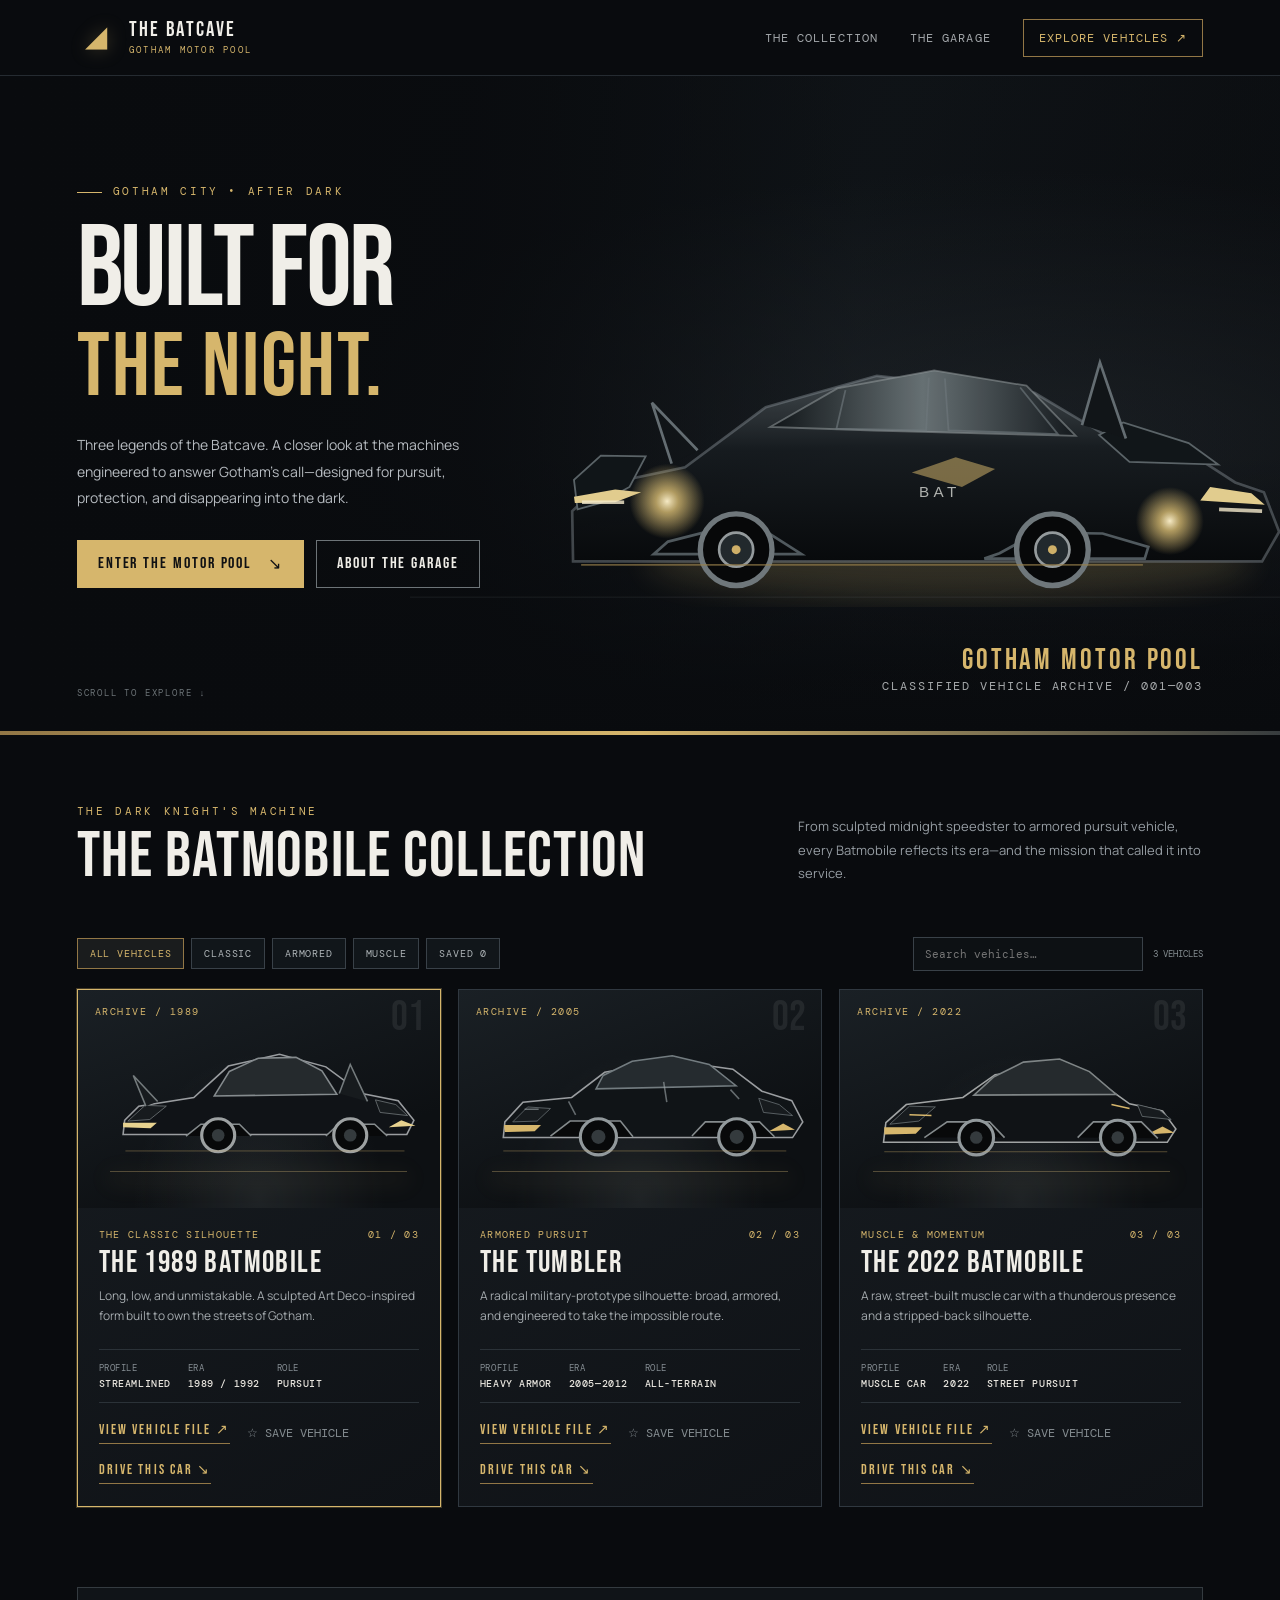
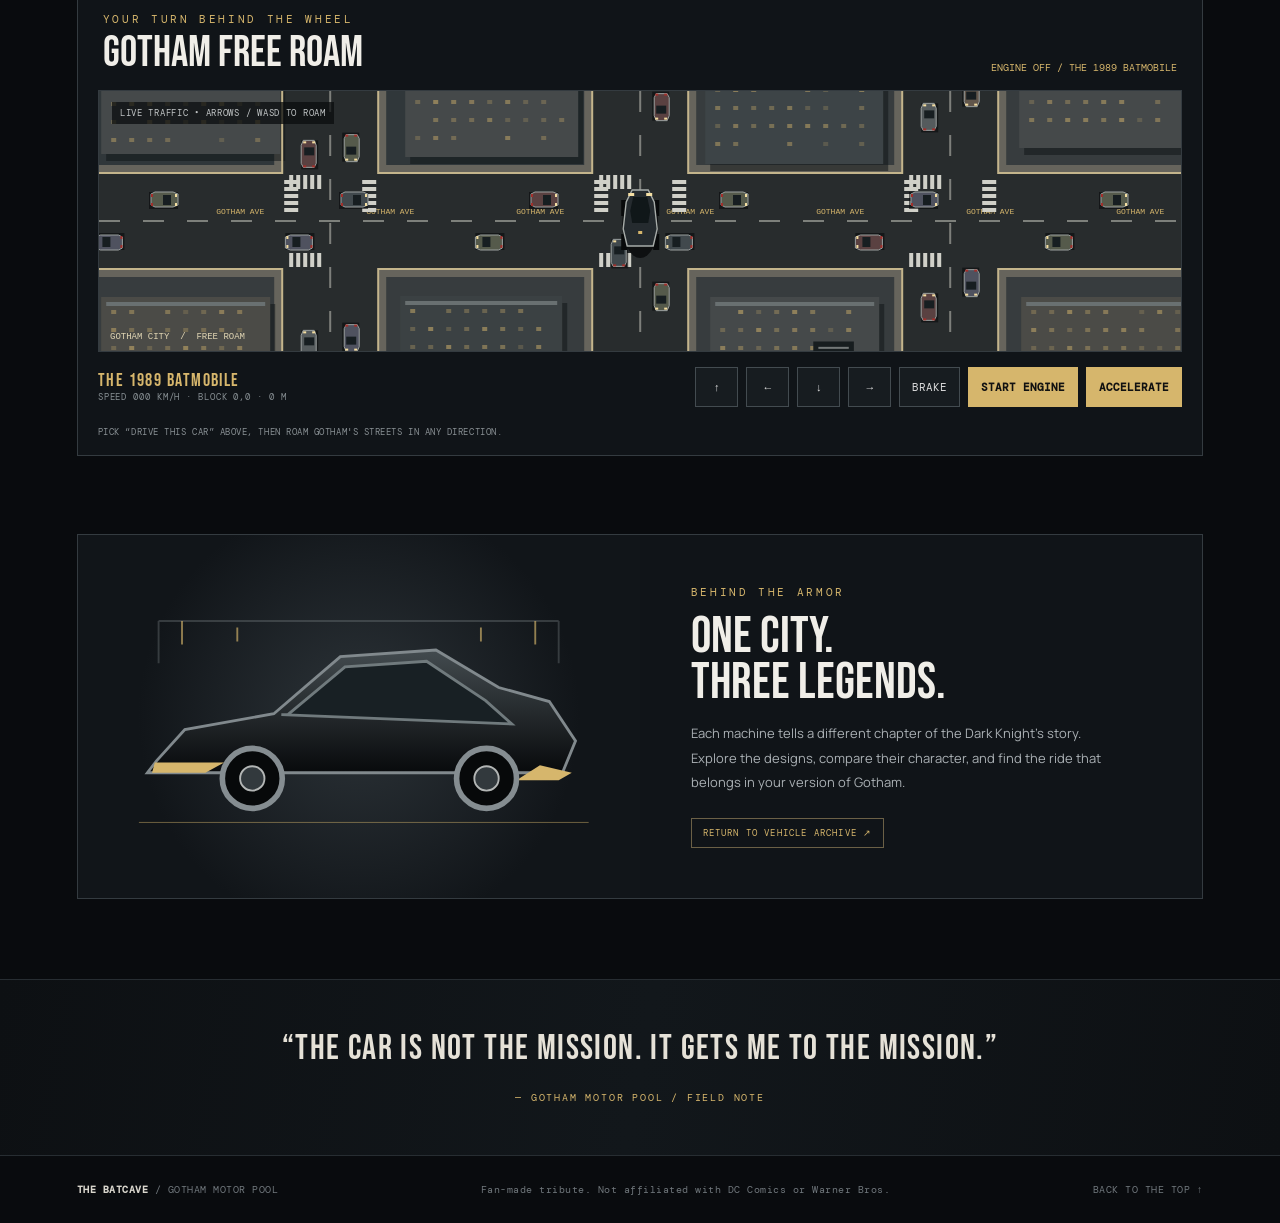
<file: clients/autobot/site/index.html>
<!doctype html>
<html lang="en">
<head>
  <meta charset="utf-8">
  <meta name="viewport" content="width=device-width, initial-scale=1">
<meta name="theme-color" content="#090b0e">
<title>THE BATCAVE — Batmobile Collection</title>
  <style>
@import url('https://fonts.googleapis.com/css2?family=Bebas+Neue&family=DM+Mono:wght@400;500&family=Manrope:wght@400;500;600;700&display=swap');
:root{--bg:#090b0e;--panel:#11151a;--panel2:#171c22;--line:#303840;--gold:#d6b66c;--gold2:#927746;--text:#f0eee8;--muted:#969da3;--red:#8b252c}
*{box-sizing:border-box}html{scroll-behavior:smooth}body{margin:0;background:var(--bg);color:var(--text);font:14px/1.6 Manrope,Arial,sans-serif}a{color:inherit;text-decoration:none}button{font:inherit;color:inherit;cursor:pointer}button:focus-visible,a:focus-visible{outline:2px solid var(--gold);outline-offset:4px}::selection{background:var(--gold);color:#090b0e}.wrap{max-width:1500px;margin:auto}.nav{height:76px;padding:0 6%;display:flex;align-items:center;justify-content:space-between;background:#090b0e;border-bottom:1px solid #252b31;position:relative;z-index:5}.brand{display:flex;align-items:center;gap:13px}.bat-mark{width:39px;height:29px;display:grid;place-items:center;color:var(--gold);font:29px/1 'Bebas Neue';filter:drop-shadow(0 0 9px #d6b66c44)}.brand-copy{font:21px/1 'Bebas Neue';letter-spacing:.11em}.brand-copy small{display:block;font:9px/1.3 'DM Mono',monospace;letter-spacing:.25em;color:var(--gold);margin-top:5px}.navlinks{display:flex;align-items:center;gap:32px;font:12px 'DM Mono',monospace;letter-spacing:.09em;text-transform:uppercase;color:#a3a7aa}.navlinks a:hover{color:var(--gold)}.nav-cta{border:1px solid var(--gold2);padding:10px 15px;color:var(--gold)!important}.hero{min-height:655px;position:relative;overflow:hidden;display:grid;grid-template-columns: .94fr 1.06fr;align-items:center;padding:70px 6%;isolation:isolate;background:radial-gradient(ellipse at 80% 55%,#22282d 0,transparent 52%),linear-gradient(110deg,#0a0c0f,#11161a 60%,#0c0e11)}.hero:before{content:'';position:absolute;z-index:-1;inset:0;background:linear-gradient(90deg,#090b0e 0%,#090b0edb 37%,#090b0e44 67%,#090b0e66),linear-gradient(0deg,#090b0e 0%,transparent 42%)}.hero-copy{position:relative;z-index:2;max-width:520px;padding-bottom:35px}.eyebrow,.kicker{font:11px 'DM Mono',monospace;letter-spacing:.24em;text-transform:uppercase;color:var(--gold)}.eyebrow:before{content:'';display:inline-block;width:25px;height:1px;background:var(--gold);vertical-align:middle;margin-right:11px}.hero h1{font:clamp(76px,9vw,128px)/.78 'Bebas Neue',sans-serif;letter-spacing:-.02em;margin:28px 0 26px;text-transform:uppercase}.hero h1 span{color:var(--gold);font-size:.78em;letter-spacing:.02em}.hero-copy p{max-width:410px;color:#b6bbc0;font-size:14px;line-height:1.9;margin:0 0 28px}.actions{display:flex;gap:12px;flex-wrap:wrap}.button{display:inline-flex;align-items:center;gap:16px;padding:13px 20px;background:var(--gold);color:#101113;font:16px 'Bebas Neue',sans-serif;letter-spacing:.12em;border:1px solid var(--gold);transition:.2s}.button:hover{background:#ecd18e;transform:translateY(-2px)}.button.ghost{background:transparent;color:var(--text);border-color:#6d7478}.button.ghost:hover{border-color:var(--gold);color:var(--gold)}.hero-art{position:absolute;z-index:-1;right:-2%;top:4%;width:70%;height:91%;opacity:.96}.hero-art svg{width:100%;height:100%}.hero-caption{position:absolute;right:6%;bottom:37px;text-align:right;font:12px 'DM Mono',monospace;letter-spacing:.16em;color:#a7aaac}.hero-caption strong{display:block;font:29px 'Bebas Neue',sans-serif;letter-spacing:.1em;color:var(--gold)}.scroll-mark{position:absolute;left:6%;bottom:32px;color:#6d7478;font:9px 'DM Mono',monospace;letter-spacing:.2em}.rule{height:4px;background:linear-gradient(90deg,var(--gold2),var(--gold),#373c3e)}.intro{padding:69px 6% 31px;display:flex;justify-content:space-between;align-items:end;gap:30px}.intro h2{font:clamp(40px,5vw,64px)/.9 'Bebas Neue';margin:10px 0 0;letter-spacing:.02em}.intro p{max-width:405px;margin:0;color:var(--muted);font-size:13px;line-height:1.8}.collection{padding:20px 6% 80px}.cars{display:grid;grid-template-columns:repeat(3,minmax(0,1fr));gap:17px}.car-card{border:1px solid var(--line);background:linear-gradient(150deg,#171c21,#0f1216);min-width:0;transition:transform .25s,border-color .25s}.car-card:hover{transform:translateY(-5px);border-color:var(--gold2)}.car-card.is-selected{border-color:var(--gold);box-shadow:0 0 0 1px #d6b66c44}.car-art{height:218px;position:relative;overflow:hidden;background:radial-gradient(ellipse at 50% 96%,#41484b55 0,transparent 49%),linear-gradient(160deg,#1a2025,#0d1013 72%)}.car-art:after{content:'';position:absolute;left:9%;right:9%;bottom:36px;height:1px;background:#b8a06966;box-shadow:0 7px 23px 3px #d6b66c22}.car-art svg{position:relative;z-index:1;width:100%;height:100%;padding:22px 16px 25px}.vehicle-meta{position:absolute;top:15px;left:17px;z-index:2;font:10px 'DM Mono',monospace;letter-spacing:.15em;color:var(--gold)}.vehicle-index{position:absolute;right:15px;top:9px;font:42px/.9 'Bebas Neue';color:#ffffff13}.card-info{padding:20px 21px 22px}.card-top{display:flex;align-items:center;justify-content:space-between;gap:12px}.card-top span{font:10px 'DM Mono',monospace;color:var(--gold);letter-spacing:.13em}.card-info h3{font:31px/.95 'Bebas Neue';letter-spacing:.045em;margin:7px 0 9px}.card-info p{min-height:46px;color:#a4aaae;font-size:12px;line-height:1.7;margin:0}.specs{display:flex;gap:17px;margin:17px 0 18px;padding:12px 0;border-top:1px solid #2b3238;border-bottom:1px solid #2b3238}.specs span{font:9px 'DM Mono',monospace;color:#858d93;letter-spacing:.06em}.specs b{display:block;color:#e8e5de;font-size:10px;font-weight:500;margin-top:3px}.details{border:0;border-bottom:1px solid var(--gold2);background:none;color:var(--gold);padding:0 0 5px;font:14px 'Bebas Neue';letter-spacing:.15em}.details:hover{color:#f4d997}.garage{margin:0 6% 80px;border:1px solid #343b40;display:grid;grid-template-columns:1fr 1fr;background:#101418}.garage-art{min-height:320px;position:relative;overflow:hidden;display:grid;place-items:center;background:radial-gradient(circle at center,#2c3338,#111519 66%)}.garage-art svg{width:100%;max-width:590px}.garage-copy{padding:50px 9%;align-self:center}.garage-copy h2{font:clamp(37px,4vw,55px)/.9 'Bebas Neue';margin:15px 0}.garage-copy p{font-size:13px;line-height:1.9;color:#aab0b4;max-width:420px}.garage-label{display:inline-block;margin-top:10px;border:1px solid #6b6046;padding:8px 11px;font:9px 'DM Mono',monospace;letter-spacing:.13em;color:var(--gold)}.quote{padding:48px 6%;border-top:1px solid #272d32;border-bottom:1px solid #272d32;text-align:center;background:linear-gradient(100deg,#0d1013,#12171b,#0d1013)}.quote p{max-width:730px;margin:0 auto 15px;font:clamp(22px,3vw,35px)/1.2 'Bebas Neue';letter-spacing:.04em;color:#e5e1d7}.quote span{font:10px 'DM Mono',monospace;letter-spacing:.18em;color:var(--gold)}.footer{padding:27px 6%;display:flex;justify-content:space-between;align-items:center;gap:20px;color:#70777c;font:10px 'DM Mono',monospace;letter-spacing:.05em}.footer strong{color:#d8d5cc}.footer a:hover{color:var(--gold)}.overlay{position:fixed;inset:0;display:none;align-items:center;justify-content:center;padding:20px;background:#050607e8;z-index:20}.overlay.open{display:flex}.modal{position:relative;width:min(100%,520px);padding:39px;border:1px solid var(--gold2);background:#11161a;box-shadow:0 20px 90px #000}.modal-close{position:absolute;right:15px;top:10px;background:none;border:0;color:#aeb3b6;font-size:28px}.modal h2{font:52px/.95 'Bebas Neue';margin:12px 0}.modal p{color:#abb1b5;font-size:13px;line-height:1.9}.modal .kicker{font-size:10px}.modal dl{display:grid;grid-template-columns:1fr 1fr;gap:12px;margin:22px 0}.modal dl div{border-top:1px solid #343b40;padding-top:9px}.modal dt{font:9px 'DM Mono',monospace;color:#868d91;letter-spacing:.1em}.modal dd{margin:4px 0 0;font:18px 'Bebas Neue';color:var(--gold)}.sr-only{position:absolute;width:1px;height:1px;padding:0;margin:-1px;overflow:hidden;clip:rect(0,0,0,0);white-space:nowrap;border:0}.collection-tools{display:flex;justify-content:space-between;align-items:center;gap:14px;flex-wrap:wrap;margin:0 0 18px}.filters{display:flex;gap:7px;flex-wrap:wrap}.filter-btn{border:1px solid #394148;background:#11161a;color:#aeb4b7;padding:8px 12px;font:10px 'DM Mono',monospace;letter-spacing:.08em;text-transform:uppercase}.filter-btn:hover,.filter-btn.active{border-color:var(--gold2);color:var(--gold);background:#1a1c1d}.tool-right{display:flex;align-items:center;gap:10px}.search-box{width:min(230px,55vw);padding:9px 11px;border:1px solid #394148;background:#0d1114;color:var(--text);font:11px 'DM Mono',monospace}.search-box:focus{outline:1px solid var(--gold2)}.results-count{font:9px 'DM Mono',monospace;color:#858d91;white-space:nowrap}.card-actions{display:flex;align-items:center;gap:17px;flex-wrap:wrap}.save-car{border:0;background:none;color:#858d91;padding:3px 0;font:12px 'DM Mono',monospace}.save-car:hover,.save-car[aria-pressed="true"]{color:var(--gold)}.empty-state{display:none;padding:35px 20px;text-align:center;border:1px dashed #394148;color:#a4aaae;font:12px 'DM Mono',monospace}.empty-state.show{display:block}.car-card[hidden]{display:none}.modal{max-height:calc(100vh - 40px);overflow:auto}.test-drive{margin:0 6% 78px;border:1px solid #343b40;background:#101418}.drive-head{display:flex;align-items:end;justify-content:space-between;gap:20px;padding:24px 25px 16px}.drive-head h2{font:clamp(30px,4vw,43px)/.95 'Bebas Neue';margin:7px 0 0}.drive-head p{font-size:11px;color:#9da4a8;margin:0}.drive-status{font:10px 'DM Mono',monospace;color:var(--gold);white-space:nowrap}.track-wrap{position:relative;margin:0 20px;overflow:hidden;border:1px solid #343b40;background:#080b0d}.track-wrap canvas{display:block;width:100%;height:260px;touch-action:none}.track-hint{position:absolute;left:13px;top:11px;color:#c0c4c5;background:#090b0dbb;padding:5px 8px;font:9px 'DM Mono',monospace;letter-spacing:.08em;pointer-events:none}.drive-controls{display:flex;justify-content:space-between;align-items:center;gap:15px;padding:15px 20px 19px}.drive-car-name{font:18px 'Bebas Neue';color:var(--gold);letter-spacing:.08em}.drive-car-name small{display:block;font:9px 'DM Mono',monospace;color:#878f93;letter-spacing:.1em}.control-cluster{display:flex;align-items:center;gap:8px}.drive-control{min-width:43px;min-height:40px;background:#171c20;border:1px solid #434b50;color:#ddd;padding:8px 12px;font:11px 'DM Mono',monospace;touch-action:none;user-select:none}.drive-control:hover,.drive-control:active{border-color:var(--gold);color:var(--gold)}.drive-control.accel{background:#d6b66c;color:#111;border-color:#d6b66c;font-weight:700}.drive-control.accel:hover,.drive-control.accel:active{background:#ecd18e;color:#111}.drive-selection{padding:0 20px 17px;color:#888f93;font:9px 'DM Mono',monospace;letter-spacing:.06em}
@media(max-width:900px){.hero{min-height:600px;grid-template-columns:1fr}.hero-art{width:90%;right:-18%;opacity:.75}.hero:before{background:linear-gradient(90deg,#090b0e 0%,#090b0edb 30%,#090b0e66 75%),linear-gradient(0deg,#090b0e,transparent 42%)}.cars{grid-template-columns:1fr 1fr}.car-card:last-child{grid-column:1/-1}.car-card:last-child .car-art{height:260px}.garage{grid-template-columns:1fr}.garage-art{min-height:260px}.garage-copy{padding:36px 8%}}
@media(max-width:600px){.nav{height:66px;padding:0 5%}.brand-copy{font-size:18px}.navlinks{gap:15px;font-size:10px}.navlinks a:nth-child(2){display:none}.nav-cta{padding:8px 10px}.hero{min-height:600px;padding:66px 6%}.hero-art{width:135%;height:73%;right:-39%;top:24%;opacity:.48}.hero h1{font-size:clamp(73px,19vw,105px)}.hero-copy p{max-width:355px}.hero-caption{right:6%;bottom:24px;font-size:9px}.hero-caption strong{font-size:21px}.scroll-mark{display:none}.intro{display:block;padding-top:51px}.intro p{margin-top:17px}.collection{padding-top:9px;padding-bottom:55px}.cars{grid-template-columns:1fr}.car-card:last-child{grid-column:auto}.car-art{height:225px}.car-card:last-child .car-art{height:225px}.garage{margin:0 5% 55px}.garage-art{min-height:220px}.garage-copy{padding:31px 7%}.footer{flex-direction:column;align-items:flex-start}.modal{padding:30px 24px}}
@media(max-width:760px){.drive-head{align-items:flex-start;flex-direction:column;gap:8px}.drive-controls{align-items:flex-start;flex-direction:column}.control-cluster{width:100%;flex-wrap:wrap}.drive-control.accel:last-child{flex:1}.test-drive{margin:0 5% 55px}.track-wrap{margin:0 12px}.track-wrap canvas{height:220px}}@media(prefers-reduced-motion:reduce){html{scroll-behavior:auto}*,*:before,*:after{transition-duration:.01ms!important}}
  </style>
</head>
<body>
<div class="wrap" id="top">
<header class="nav"><a class="brand" href="#top" aria-label="The Batcave home"><span class="bat-mark" aria-hidden="true">◢</span><span class="brand-copy">THE BATCAVE<small>GOTHAM MOTOR POOL</small></span></a><nav class="navlinks" aria-label="Main navigation"><a href="#collection">The collection</a><a href="#garage">The garage</a><a class="nav-cta" href="#collection">Explore vehicles ↗</a></nav></header>
  <main>
<section class="hero" aria-labelledby="hero-title"><div class="hero-copy"><div class="eyebrow">GOTHAM CITY • AFTER DARK</div><h1 id="hero-title">BUILT FOR<br><span>THE NIGHT.</span></h1><p>Three legends of the Batcave. A closer look at the machines engineered to answer Gotham's call—designed for pursuit, protection, and disappearing into the dark.</p><div class="actions"><a class="button" href="#collection">ENTER THE MOTOR POOL <span>↘</span></a><a class="button ghost" href="#garage">ABOUT THE GARAGE</a></div></div>
<div class="hero-art" aria-hidden="true"><svg viewBox="0 0 1000 600" role="presentation"><defs><linearGradient id="body" x1="0" x2="0" y1="0" y2="1"><stop stop-color="#454c50"/><stop offset=".4" stop-color="#171c20"/><stop offset="1" stop-color="#080a0c"/></linearGradient><linearGradient id="glass" x1="0" x2="1"><stop stop-color="#101518"/><stop offset=".5" stop-color="#6a7477"/><stop offset="1" stop-color="#151a1e"/></linearGradient><radialGradient id="lamp"><stop stop-color="#fff3cd"/><stop offset=".3" stop-color="#dfc276" stop-opacity=".8"/><stop offset="1" stop-color="#dfc276" stop-opacity="0"/></radialGradient><filter id="blur"><feGaussianBlur stdDeviation="18"/></filter></defs><ellipse cx="602" cy="480" rx="340" ry="42" fill="#d2b56b" opacity=".18" filter="url(#blur)"/><path d="M181 424l31-29 95-20 90-67 124-35 176 19 94 56 82 13 48 31 32 11 17 44-19 33H182Z" fill="url(#body)" stroke="#879096" stroke-opacity=".46" stroke-width="3"/><path d="M402 330l75-43 108-20 103 17 55 56-225-6Z" fill="url(#glass)" stroke="#9aa1a2" stroke-opacity=".55" stroke-width="2"/><path d="M486 289l-10 43 100 2 3-59m18 1 4 58 122 4-42-52" fill="none" stroke="#727c80" stroke-width="2" opacity=".65"/><path d="M187 422l-4-33 30-27 50 1-18 34-33 18Zm582-83 27-14 73 23 33 24-99-3Z" fill="#111619" stroke="#5e676b" stroke-width="2"/><path d="M183 408l46-8 29 3-29 11-45 1Zm710-11 46 7 15 13-72-5Z" fill="#ead493"/><path d="M192 414h47m664 8 48 2" stroke="#fff4d5" stroke-width="4" opacity=".8"/><path d="M288 458l47-12 66 3 36 23H272Zm370 13 42-23 73 1 51 15-4 13H641Z" fill="#080a0c" stroke="#535c61" stroke-width="3"/><circle cx="364" cy="467" r="40" fill="#070809" stroke="#737c80" stroke-width="6"/><circle cx="364" cy="467" r="19" fill="#232a2e" stroke="#9aa0a2" stroke-width="3"/><circle cx="364" cy="467" r="5" fill="#d6b66c"/><circle cx="717" cy="467" r="40" fill="#070809" stroke="#737c80" stroke-width="6"/><circle cx="717" cy="467" r="19" fill="#232a2e" stroke="#9aa0a2" stroke-width="3"/><circle cx="717" cy="467" r="5" fill="#d6b66c"/><path d="M292 371l-22-68 51 53m429-28 20-70 29 85" fill="#111518" stroke="#687176" stroke-width="3"/><path d="M191 484h627" stroke="#9e844d" stroke-width="2" opacity=".65"/><path d="M560 381l49-17 44 13-37 20Z" fill="#d6b66c" opacity=".55"/><circle cx="287" cy="413" r="42" fill="url(#lamp)"/><circle cx="848" cy="435" r="38" fill="url(#lamp)"/><text x="568" y="408" fill="#b7b9b5" font-family="Arial" font-size="17" letter-spacing="5">BAT</text><path d="M0 520h1000" stroke="#7e8588" stroke-opacity=".18"/></svg></div><div class="hero-caption"><strong>GOTHAM MOTOR POOL</strong>CLASSIFIED VEHICLE ARCHIVE / 001—003</div><div class="scroll-mark">SCROLL TO EXPLORE ↓</div></section>
<div class="rule"></div>
<section id="collection"><div class="intro"><div><div class="kicker">THE DARK KNIGHT'S MACHINE</div><h2>THE BATMOBILE COLLECTION</h2></div><p>From sculpted midnight speedster to armored pursuit vehicle, every Batmobile reflects its era—and the mission that called it into service.</p></div>
<div class="collection"><div class="collection-tools" aria-label="Filter the Batmobile collection"><div class="filters" role="group" aria-label="Vehicle type filters"><button class="filter-btn active" type="button" data-filter="all" aria-pressed="true">All vehicles</button><button class="filter-btn" type="button" data-filter="classic" aria-pressed="false">Classic</button><button class="filter-btn" type="button" data-filter="armored" aria-pressed="false">Armored</button><button class="filter-btn" type="button" data-filter="muscle" aria-pressed="false">Muscle</button><button class="filter-btn" type="button" data-filter="saved" aria-pressed="false">Saved <span id="saved-count">0</span></button></div><div class="tool-right"><label class="sr-only" for="car-search">Search vehicles</label><input class="search-box" id="car-search" type="search" placeholder="Search vehicles…" autocomplete="off"><span class="results-count" id="results-count" aria-live="polite">3 VEHICLES</span></div></div><div class="cars">
<article class="car-card" data-type="classic" data-id="classic"><div class="car-art"><span class="vehicle-meta">ARCHIVE / 1989</span><span class="vehicle-index">01</span><svg viewBox="0 0 420 180" aria-hidden="true"><path d="M39 119l18-18 70-11 44-40 65-15 59 16 46 34 46 9 20 25-9 18H37Z" fill="#101317" stroke="#9a9da0" stroke-width="2"/><path d="M172 57l37-17 48-1 33 17 19 30-156 2Z" fill="#252a2d" stroke="#858b8e" stroke-width="2"/><path d="M43 120l22-20 27 1-21 17Zm315-27 26 6 15 14-35-4Z" fill="#171b1e" stroke="#72787b"/><path d="M37 122h43l-8 7-35-1m354-9 18 7-34 2" fill="#e7d28f"/><path d="M117 139l19-15h49l15 15m95 0 16-15h46l16 15" fill="#08090a" stroke="#858b8d" stroke-width="2"/><circle cx="158" cy="138" r="21" fill="#08090a" stroke="#9da1a2" stroke-width="4"/><circle cx="158" cy="138" r="8" fill="#343a3d"/><circle cx="326" cy="138" r="21" fill="#08090a" stroke="#9da1a2" stroke-width="4"/><circle cx="326" cy="138" r="8" fill="#343a3d"/><path d="M66 101l-16-39 31 33m231-10 14-37 22 47" fill="#171b1e" stroke="#747b7d" stroke-width="2"/><path d="M40 158h355" stroke="#d6b66c" opacity=".45"/></svg></div><div class="card-info"><div class="card-top"><span>THE CLASSIC SILHOUETTE</span><span>01 / 03</span></div><h3>THE 1989 BATMOBILE</h3><p>Long, low, and unmistakable. A sculpted Art Deco-inspired form built to own the streets of Gotham.</p><div class="specs"><span>PROFILE<b>STREAMLINED</b></span><span>ERA<b>1989 / 1992</b></span><span>ROLE<b>PURSUIT</b></span></div><div class="card-actions"><button class="details" data-car="classic">VIEW VEHICLE FILE ↗</button><button class="save-car" type="button" data-save="classic" aria-pressed="false">☆ SAVE VEHICLE</button><button class="details" type="button" data-drive="classic">DRIVE THIS CAR ↘</button></div></div></article>
<article class="car-card" data-type="armored" data-id="tumbler"><div class="car-art"><span class="vehicle-meta">ARCHIVE / 2005</span><span class="vehicle-index">02</span><svg viewBox="0 0 420 180" aria-hidden="true"><path d="M38 121l23-25 62-6 42-32 84-15 79 11 37 28 38 12 14 27-13 20H36Z" fill="#101417" stroke="#9a9da0" stroke-width="2"/><path d="M163 62l37-18 51-7 47 11 34 27-178 4Z" fill="#252b2f" stroke="#737c80" stroke-width="2"/><path d="M48 121l19-19 29 2-17 16Zm313-30 26 8 17 14-37-4Z" fill="#171b1e" stroke="#697175"/><path d="M37 125h47l-8 8-38 1m354-11 15 8-33 2" fill="#d6b66c"/><path d="M96 139l25-19h64l16 20m75-1 17-18h69l19 19" fill="#08090a" stroke="#858b8d" stroke-width="2"/><circle cx="157" cy="140" r="23" fill="#08090a" stroke="#92999c" stroke-width="4"/><circle cx="157" cy="140" r="9" fill="#343a3d"/><circle cx="333" cy="140" r="23" fill="#08090a" stroke="#92999c" stroke-width="4"/><circle cx="333" cy="140" r="9" fill="#343a3d"/><path d="M36 158h360" stroke="#d6b66c" opacity=".45"/><path d="M63 105h18m244-25 11 12m-217 3 9 17m112-42 4 26" stroke="#9da5a8" stroke-width="2" opacity=".6"/></svg></div><div class="card-info"><div class="card-top"><span>ARMORED PURSUIT</span><span>02 / 03</span></div><h3>THE TUMBLER</h3><p>A radical military-prototype silhouette: broad, armored, and engineered to take the impossible route.</p><div class="specs"><span>PROFILE<b>HEAVY ARMOR</b></span><span>ERA<b>2005—2012</b></span><span>ROLE<b>ALL-TERRAIN</b></span></div><div class="card-actions"><button class="details" data-car="tumbler">VIEW VEHICLE FILE ↗</button><button class="save-car" type="button" data-save="tumbler" aria-pressed="false">☆ SAVE VEHICLE</button><button class="details" type="button" data-drive="tumbler">DRIVE THIS CAR ↘</button></div></div></article>
<article class="car-card" data-type="muscle" data-id="2022"><div class="car-art"><span class="vehicle-meta">ARCHIVE / 2022</span><span class="vehicle-index">03</span><svg viewBox="0 0 420 180" aria-hidden="true"><path d="M38 122l26-23 72-9 41-29 73-9 59 18 39 28 42 9 17 23-11 17H35Z" fill="#101316" stroke="#a1a4a4" stroke-width="2"/><path d="M175 64l38-19 46-4 38 16 34 29-181 1Z" fill="#252a2d" stroke="#7f8586" stroke-width="2"/><path d="M43 124l25-23 33 1-21 18Zm315-25 28 7 15 12-37-4Z" fill="#171b1e" stroke="#6c7376"/><path d="M36 128h48l-8 8-40 1m354-10 15 8-35 2" fill="#d6b66c"/><path d="M87 141l29-20h54l19 20m93 0 20-20h61l21 21" fill="#08090a" stroke="#858b8d" stroke-width="2"/><circle cx="153" cy="141" r="22" fill="#08090a" stroke="#92999c" stroke-width="4"/><circle cx="153" cy="141" r="8" fill="#343a3d"/><circle cx="333" cy="141" r="22" fill="#08090a" stroke="#92999c" stroke-width="4"/><circle cx="333" cy="141" r="8" fill="#343a3d"/><path d="M36 159h360" stroke="#d6b66c" opacity=".45"/><path d="M68 112l28 1m229-14 23 5" stroke="#d6b66c" stroke-width="2"/></svg></div><div class="card-info"><div class="card-top"><span>MUSCLE &amp; MOMENTUM</span><span>03 / 03</span></div><h3>THE 2022 BATMOBILE</h3><p>A raw, street-built muscle car with a thunderous presence and a stripped-back silhouette.</p><div class="specs"><span>PROFILE<b>MUSCLE CAR</b></span><span>ERA<b>2022</b></span><span>ROLE<b>STREET PURSUIT</b></span></div><div class="card-actions"><button class="details" data-car="2022">VIEW VEHICLE FILE ↗</button><button class="save-car" type="button" data-save="2022" aria-pressed="false">☆ SAVE VEHICLE</button><button class="details" type="button" data-drive="2022">DRIVE THIS CAR ↘</button></div></div></article>
</div><div class="empty-state" id="empty-state">NO VEHICLES MATCH THAT SEARCH. TRY ANOTHER FILTER.</div></div></section>
<section class="test-drive" id="test-drive" aria-labelledby="drive-title"><div class="drive-head"><div><div class="kicker">YOUR TURN BEHIND THE WHEEL</div><h2 id="drive-title">GOTHAM FREE ROAM</h2></div><div class="drive-status" id="drive-status" aria-live="polite">ENGINE OFF / SELECT A BATMOBILE</div></div><div class="track-wrap"><canvas id="drive-canvas" tabindex="0" role="img" aria-label="Interactive top-down Gotham city map. Focus here and use the arrow keys or WASD to explore the streets."></canvas><div class="track-hint">LIVE TRAFFIC • ARROWS / WASD TO ROAM</div></div><div class="drive-controls"><div class="drive-car-name" id="drive-car-name">THE 1989 BATMOBILE<small id="drive-speed">SPEED 000 KM/H · DISTANCE 000 M</small></div><div class="control-cluster" aria-label="Driving controls"><button class="drive-control" type="button" data-steer="north" aria-label="Drive north">↑</button><button class="drive-control" type="button" data-steer="left" aria-label="Drive west">←</button><button class="drive-control" type="button" data-steer="south" aria-label="Drive south">↓</button><button class="drive-control" type="button" data-steer="right" aria-label="Drive east">→</button><button class="drive-control" type="button" data-steer="stop" aria-label="Brake">BRAKE</button><button class="drive-control accel" id="engine-button" type="button">START ENGINE</button><button class="drive-control accel" type="button" data-steer="throttle" aria-label="Accelerate in current direction">ACCELERATE</button></div></div><div class="drive-selection">PICK “DRIVE THIS CAR” ABOVE, THEN ROAM GOTHAM'S STREETS IN ANY DIRECTION.</div></section>
<section class="garage" id="garage"><div class="garage-art" aria-hidden="true"><svg viewBox="0 0 600 300"><defs><linearGradient id="garageCar" x2="0" y2="1"><stop stop-color="#434b4f"/><stop offset="1" stop-color="#080a0c"/></linearGradient></defs><path d="M84 197l30-33 95-17 71-61 102-7 67 40 54 15 28 42-14 34H74Z" fill="url(#garageCar)" stroke="#81898d" stroke-width="3"/><path d="M224 148l61-51 87-6 63 42 28 25-246-10Z" fill="#182024" stroke="#707a7d" stroke-width="3"/><path d="M82 199h74l-20 11H79m414-8 34 8-14 8h-45" fill="#d6b66c"/><circle cx="186" cy="216" r="32" fill="#07090a" stroke="#858d91" stroke-width="6"/><circle cx="186" cy="216" r="13" fill="#32393d" stroke="#b3b6b5" stroke-width="2"/><circle cx="436" cy="216" r="32" fill="#07090a" stroke="#858d91" stroke-width="6"/><circle cx="436" cy="216" r="13" fill="#32393d" stroke="#b3b6b5" stroke-width="2"/><path d="M65 263h480" stroke="#d6b66c" stroke-opacity=".5"/><path d="M86 48v45m427-45v45M86 48h427" stroke="#7b8386" stroke-width="2" opacity=".35"/><path d="M111 48v25m377-25v25M170 55v15m260-15v15" stroke="#d6b66c" stroke-width="2" opacity=".65"/></svg></div><div class="garage-copy"><div class="kicker">BEHIND THE ARMOR</div><h2>ONE CITY.<br>THREE LEGENDS.</h2><p>Each machine tells a different chapter of the Dark Knight's story. Explore the designs, compare their character, and find the ride that belongs in your version of Gotham.</p><a class="garage-label" href="#collection">RETURN TO VEHICLE ARCHIVE ↗</a></div></section>
<div class="quote"><p>“The car is not the mission. It gets me to the mission.”</p><span>— GOTHAM MOTOR POOL / FIELD NOTE</span></div>
</main><footer class="footer"><span><strong>THE BATCAVE</strong> / GOTHAM MOTOR POOL</span><span>Fan-made tribute. Not affiliated with DC Comics or Warner Bros.</span><a href="#top">BACK TO THE TOP ↑</a></footer>
</div>
<div class="overlay" id="overlay" role="dialog" aria-modal="true" aria-labelledby="modal-title" aria-hidden="true"><div class="modal"><button class="modal-close" id="close" type="button" aria-label="Close vehicle file">×</button><div class="kicker">GOTHAM MOTOR POOL / VEHICLE FILE</div><h2 id="modal-title">THE BATMOBILE</h2><p id="modal-desc"></p><dl><div><dt>DESIGN PROFILE</dt><dd id="modal-profile"></dd></div><div><dt>FIELD ROLE</dt><dd id="modal-role"></dd></div></dl><button class="button ghost" id="modal-done" type="button">CLOSE FILE</button></div></div>
<script>
const files={classic:{title:'THE 1989 BATMOBILE',desc:'A long, turbine-inspired silhouette that blends shadowy elegance with dramatic Art Deco lines. This is the Batmobile as a midnight icon.',profile:'SLEEK / ART DECO',role:'HIGH-SPEED PURSUIT'},tumbler:{title:'THE TUMBLER',desc:'A formidable armored prototype adapted for the streets of Gotham. Angular construction and rugged proportions make it a very different kind of legend.',profile:'ARMORED / TACTICAL',role:'ALL-TERRAIN ACCESS'},'2022':{title:'THE 2022 BATMOBILE',desc:'A custom muscle-car interpretation with a raw, mechanical presence. Built to feel close to the road and born for the night.',profile:'MUSCLE / STREET-BUILT',role:'STREET PURSUIT'}};
const cards=[...document.querySelectorAll('.car-card')],filterButtons=[...document.querySelectorAll('[data-filter]')],search=document.getElementById('car-search'),savedCount=document.getElementById('saved-count'),resultsCount=document.getElementById('results-count'),emptyState=document.getElementById('empty-state');let activeFilter='all',saved=new Set();try{saved=new Set(JSON.parse(localStorage.getItem('batcave-saved-cars')||'[]').filter(id=>files[id]))}catch(error){}function paintSaved(){document.querySelectorAll('[data-save]').forEach(button=>{const isSaved=saved.has(button.dataset.save);button.setAttribute('aria-pressed',String(isSaved));button.textContent=isSaved?'★ SAVED':'☆ SAVE VEHICLE'});savedCount.textContent=saved.size;try{localStorage.setItem('batcave-saved-cars',JSON.stringify([...saved]))}catch(error){}}function updateCollection(){const term=search.value.trim().toLowerCase();let visible=0;cards.forEach(card=>{const matchesType=activeFilter==='all'||(activeFilter==='saved'?saved.has(card.dataset.id):card.dataset.type===activeFilter);const matchesText=!term||card.textContent.toLowerCase().includes(term);card.hidden=!(matchesType&&matchesText);if(!card.hidden)visible++});resultsCount.textContent=visible+' VEHICLE'+(visible===1?'':'S');emptyState.classList.toggle('show',visible===0)}filterButtons.forEach(button=>button.addEventListener('click',()=>{activeFilter=button.dataset.filter;filterButtons.forEach(item=>{const active=item===button;item.classList.toggle('active',active);item.setAttribute('aria-pressed',String(active))});updateCollection()}));search.addEventListener('input',updateCollection);document.querySelectorAll('[data-save]').forEach(button=>button.addEventListener('click',()=>{const id=button.dataset.save;saved.has(id)?saved.delete(id):saved.add(id);paintSaved();updateCollection()}));paintSaved();updateCollection();
const overlay=document.getElementById('overlay'),close=document.getElementById('close'),modal=document.querySelector('.modal');let returnFocus=null;function closeFile(){overlay.classList.remove('open');overlay.setAttribute('aria-hidden','true');if(returnFocus)returnFocus.focus()}document.querySelectorAll('[data-car]').forEach(button=>button.addEventListener('click',()=>{const file=files[button.dataset.car];returnFocus=button;document.getElementById('modal-title').textContent=file.title;document.getElementById('modal-desc').textContent=file.desc;document.getElementById('modal-profile').textContent=file.profile;document.getElementById('modal-role').textContent=file.role;overlay.classList.add('open');overlay.setAttribute('aria-hidden','false');close.focus()}));close.addEventListener('click',closeFile);document.getElementById('modal-done').addEventListener('click',closeFile);overlay.addEventListener('click',event=>{if(event.target===overlay)closeFile()});document.addEventListener('keydown',event=>{if(!overlay.classList.contains('open'))return;if(event.key==='Escape'){closeFile();return}if(event.key==='Tab'){const focusable=[...modal.querySelectorAll('button:not([disabled]),a[href],input:not([disabled])')];const first=focusable[0],last=focusable[focusable.length-1];if(event.shiftKey&&document.activeElement===first){event.preventDefault();last.focus()}else if(!event.shiftKey&&document.activeElement===last){event.preventDefault();first.focus()}}});
const driveSection=document.getElementById('test-drive'),canvas=document.getElementById('drive-canvas'),ctx=canvas.getContext('2d'),driveStatus=document.getElementById('drive-status'),carName=document.getElementById('drive-car-name'),speedLabel=document.getElementById('drive-speed'),engineButton=document.getElementById('engine-button');const driveCars={classic:{name:'THE 1989 BATMOBILE',color:'#252b2f',max:230,shape:'sleek'},tumbler:{name:'THE TUMBLER',color:'#343a3b',max:165,shape:'armored'},'2022':{name:'THE 2022 BATMOBILE',color:'#202629',max:205,shape:'muscle'}};let selectedCar='classic',engineOn=false,speed=0,distance=0,carX=0,roadOffset=0,cityX=0,cityY=0,heading=0,trafficTime=0,lastFrame=0,frameRequest=0;const held=new Set();function setDriveCar(id,focusTrack=false){if(!driveCars[id])return;selectedCar=id;engineOn=false;speed=0;held.clear();engineButton.textContent='START ENGINE';driveStatus.textContent='ENGINE OFF / '+driveCars[id].name;carName.firstChild.textContent=driveCars[id].name;document.querySelectorAll('.car-card').forEach(card=>card.classList.toggle('is-selected',card.dataset.id===id));drawTrack();if(focusTrack){driveSection.scrollIntoView({behavior:'smooth',block:'center'});setTimeout(()=>canvas.focus({preventScroll:true}),350)}}document.querySelectorAll('[data-drive]').forEach(button=>button.addEventListener('click',()=>setDriveCar(button.dataset.drive,true)));function resizeTrack(){const box=canvas.getBoundingClientRect(),ratio=Math.min(window.devicePixelRatio||1,2);canvas.width=Math.max(1,Math.round(box.width*ratio));canvas.height=Math.max(1,Math.round(box.height*ratio));ctx.setTransform(ratio,0,0,ratio,0,0);drawTrack()}function drawTrack(){if(!ctx)return;const box=canvas.getBoundingClientRect(),w=box.width,h=box.height;if(!w||!h)return;const sky=ctx.createLinearGradient(0,0,0,h);sky.addColorStop(0,'#111920');sky.addColorStop(.55,'#20282b');sky.addColorStop(1,'#090b0d');ctx.fillStyle=sky;ctx.fillRect(0,0,w,h);ctx.fillStyle='#d6b66c';ctx.globalAlpha=.6;ctx.beginPath();ctx.arc(w*.78,h*.19,Math.max(8,h*.045),0,Math.PI*2);ctx.fill();ctx.globalAlpha=1;let seed=43;for(let i=0;i<28;i++){seed=(seed*16807)%2147483647;const bw=18+(seed%30),bh=35+(seed%95),x=(i/28)*w,y=h*.47-bh;ctx.fillStyle=i%3===0?'#171f23':'#11171a';ctx.fillRect(x,y,bw,bh);ctx.fillStyle='#b6a06a';ctx.globalAlpha=.35;for(let wy=y+7;wy<y+bh-4;wy+=12)for(let wx=x+5;wx<x+bw-3;wx+=10)if(((wx+wy+i)%3)<1)ctx.fillRect(wx,wy,3,4);ctx.globalAlpha=1}const horizon=h*.49;ctx.fillStyle='#262a2b';ctx.beginPath();ctx.moveTo(w*.43,horizon);ctx.lineTo(w*.57,horizon);ctx.lineTo(w*1.17,h);ctx.lineTo(-w*.17,h);ctx.closePath();ctx.fill();ctx.strokeStyle='#9d844e';ctx.lineWidth=2;ctx.beginPath();ctx.moveTo(w*.43,horizon);ctx.lineTo(-w*.17,h);ctx.moveTo(w*.57,horizon);ctx.lineTo(w*1.17,h);ctx.stroke();const dashSpace=35,dashH=12,offset=roadOffset%dashSpace;ctx.fillStyle='#b8b9b0';for(let i=-1;i<9;i++){const py=horizon+((i*dashSpace+offset)/(dashSpace*9))*(h-horizon);const ph=dashH*(py/horizon);const spread=(py-horizon)/(h-horizon)*w*.32;ctx.fillRect(w/2-spread/2,py,Math.max(2,spread*.045),ph)}const car=driveCars[selectedCar],cx=w/2+carX*w*.27,cy=h*.81,scale=Math.min(w/390,h/240);ctx.save();ctx.translate(cx,cy);ctx.scale(scale,scale);ctx.fillStyle='#0009';ctx.beginPath();ctx.ellipse(0,29,95,17,0,0,Math.PI*2);ctx.fill();ctx.fillStyle='#08090a';ctx.fillRect(-76,2,25,38);ctx.fillRect(51,2,25,38);ctx.fillStyle=car.color;ctx.strokeStyle='#8a9294';ctx.lineWidth=2;ctx.beginPath();if(car.shape==='armored'){ctx.moveTo(-88,0);ctx.lineTo(-66,-29);ctx.lineTo(-44,-37);ctx.lineTo(-30,-54);ctx.lineTo(35,-54);ctx.lineTo(56,-35);ctx.lineTo(79,-24);ctx.lineTo(91,0);ctx.lineTo(78,20);ctx.lineTo(-80,20)}else if(car.shape==='muscle'){ctx.moveTo(-88,0);ctx.lineTo(-69,-20);ctx.lineTo(-39,-25);ctx.lineTo(-20,-45);ctx.lineTo(29,-45);ctx.lineTo(53,-28);ctx.lineTo(77,-22);ctx.lineTo(91,0);ctx.lineTo(80,20);ctx.lineTo(-79,20)}else{ctx.moveTo(-91,0);ctx.lineTo(-70,-21);ctx.lineTo(-41,-25);ctx.lineTo(-18,-47);ctx.lineTo(31,-47);ctx.lineTo(60,-25);ctx.lineTo(82,-19);ctx.lineTo(94,0);ctx.lineTo(80,20);ctx.lineTo(-82,20)}ctx.closePath();ctx.fill();ctx.stroke();ctx.fillStyle='#111719';ctx.beginPath();ctx.moveTo(-31,-27);ctx.lineTo(-15,-43);ctx.lineTo(26,-43);ctx.lineTo(46,-26);ctx.closePath();ctx.fill();ctx.strokeStyle='#626c70';ctx.stroke();ctx.fillStyle='#f2d991';ctx.fillRect(-83,-2,18,5);ctx.fillRect(66,-2,18,5);ctx.fillStyle='#d6b66c';ctx.fillRect(-3,7,7,4);ctx.restore();ctx.fillStyle='#d6b66c';ctx.font='10px monospace';ctx.fillText('GOTHAM NIGHT RUN',12,h-12)}function updateReadout(){speedLabel.textContent='SPEED '+String(Math.round(speed)).padStart(3,'0')+' KM/H · DISTANCE '+String(Math.floor(distance)).padStart(3,'0')+' M'}function animate(now){if(!lastFrame)lastFrame=now;const dt=Math.min((now-lastFrame)/1000,.05);lastFrame=now;const car=driveCars[selectedCar];if(engineOn){if(held.has('accelerate'))speed=Math.min(car.max,speed+95*dt);else speed=Math.max(0,speed-17*dt);if(held.has('brake'))speed=Math.max(0,speed-145*dt);if(held.has('left'))carX=Math.max(-.78,carX-1.15*dt);if(held.has('right'))carX=Math.min(.78,carX+1.15*dt);distance+=speed*dt/3.6;roadOffset+=speed*dt*1.8;driveStatus.textContent='ENGINE RUNNING / '+car.name}else{speed=Math.max(0,speed-50*dt);driveStatus.textContent='ENGINE OFF / '+car.name}updateReadout();drawTrack();if((engineOn&&held.size>0)||speed>.2){frameRequest=requestAnimationFrame(animate)}else{frameRequest=0;lastFrame=0}}function runLoop(){if(!frameRequest)frameRequest=requestAnimationFrame(animate)}engineButton.addEventListener('click',()=>{engineOn=!engineOn;engineButton.textContent=engineOn?'ENGINE ON · STOP':'START ENGINE';driveStatus.textContent=(engineOn?'ENGINE RUNNING / ':'ENGINE OFF / ')+driveCars[selectedCar].name;if(engineOn)runLoop();else{held.clear();runLoop()}});const keyMap={ArrowLeft:'left',a:'left',ArrowRight:'right',d:'right',ArrowUp:'accelerate',w:'accelerate',ArrowDown:'brake',s:'brake'};document.addEventListener('keydown',event=>{if(!driveSection.contains(document.activeElement))return;const action=keyMap[event.key]||keyMap[event.key.toLowerCase()];if(action){event.preventDefault();held.add(action);if(engineOn)runLoop()}});document.addEventListener('keyup',event=>{const action=keyMap[event.key]||keyMap[event.key.toLowerCase()];if(action)held.delete(action)});window.addEventListener('blur',()=>held.clear());document.querySelectorAll('[data-steer]').forEach(button=>{const action=button.dataset.steer;button.addEventListener('pointerdown',event=>{event.preventDefault();if((action==='accelerate'||action==='throttle')&&!engineOn){driveStatus.textContent='START THE ENGINE FIRST';return}held.add(action);if(button.setPointerCapture)button.setPointerCapture(event.pointerId);if(engineOn)runLoop()});const release=()=>held.delete(action);button.addEventListener('pointerup',release);button.addEventListener('pointercancel',release);button.addEventListener('lostpointercapture',release)});window.addEventListener('resize',resizeTrack);
// Free-roam city view: the Batmobile follows an open, connected street grid.
const CITY_BLOCK=310,CITY_ROAD=88,CITY_NAMES=['OLD GOTHAM','EAST END','FINANCIAL DISTRICT','THE NARROWS','COVENTRY','BURNSIDE'];
function cityHash(x,y){let n=Math.imul(x+17,374761393)+Math.imul(y-23,668265263);n=Math.imul(n^(n>>>13),1274126177);return (n^(n>>>16))>>>0}
function onCityStreet(x,y){const dx=Math.abs(x-Math.round(x/CITY_BLOCK)*CITY_BLOCK),dy=Math.abs(y-Math.round(y/CITY_BLOCK)*CITY_BLOCK);return dx<CITY_ROAD/2-13||dy<CITY_ROAD/2-13}
function drawTrack(){if(!ctx)return;const box=canvas.getBoundingClientRect(),w=box.width,h=box.height;if(!w||!h)return;const left=cityX-w/2,top=cityY-h/2,right=left+w,bottom=top+h;ctx.clearRect(0,0,w,h);ctx.fillStyle='#282c2d';ctx.fillRect(0,0,w,h);const minX=Math.floor(left/CITY_BLOCK)-1,maxX=Math.ceil(right/CITY_BLOCK)+1,minY=Math.floor(top/CITY_BLOCK)-1,maxY=Math.ceil(bottom/CITY_BLOCK)+1;
for(let ix=minX;ix<maxX;ix++)for(let iy=minY;iy<maxY;iy++){const x=ix*CITY_BLOCK+CITY_ROAD/2+4-left,y=iy*CITY_BLOCK+CITY_ROAD/2+4-top,size=CITY_BLOCK-CITY_ROAD-8,hash=cityHash(ix,iy),park=hash%13===0;ctx.fillStyle='#66645c';ctx.fillRect(x,y,size,size);ctx.fillStyle=park?'#263d32':(hash%3===0?'#30373a':'#373c3e');ctx.fillRect(x+8,y+8,size-16,size-16);if(park){ctx.fillStyle='#4e5548';ctx.fillRect(x+size*.46,y+12,size*.08,size-24);ctx.fillRect(x+12,y+size*.46,size-24,size*.08);for(let t=0;t<8;t++){const tx=x+25+(cityHash(ix+t,iy+8)%Math.max(1,size-50)),ty=y+25+(cityHash(ix+3,iy+t)%Math.max(1,size-50));ctx.fillStyle='#50634f';ctx.beginPath();ctx.arc(tx,ty,7,0,Math.PI*2);ctx.fill();ctx.fillStyle='#202c25';ctx.beginPath();ctx.arc(tx-2,ty-2,4,0,Math.PI*2);ctx.fill()}}else{const bx=x+17+(hash%17),by=y+17+(hash%13),bw=size-35-(hash%18),bh=size-35-((hash>>>4)%18);ctx.fillStyle='#10151788';ctx.fillRect(bx+5,by+7,bw,bh);ctx.fillStyle=['#45494a','#3d4447','#4b4b47','#3b4143'][hash%4];ctx.fillRect(bx,by,bw,bh);ctx.fillStyle='#697071';ctx.fillRect(bx+5,by+5,bw-10,4);ctx.fillStyle='#b39b65';const cols=Math.max(2,Math.floor(bw/19)),rows=Math.max(2,Math.floor(bh/19));for(let wy=0;wy<rows;wy++)for(let wx=0;wx<cols;wx++){if((cityHash(ix+wx,iy+wy)%5)!==0){ctx.globalAlpha=.25+(cityHash(iy+wx,ix+wy)%45)/100;ctx.fillRect(bx+10+wx*18,by+13+wy*18,5,4)}}ctx.globalAlpha=1;if(hash%4===0){ctx.fillStyle='#171d1f';ctx.fillRect(bx+bw*.61,by+bh*.25,bw*.24,bh*.2);ctx.fillStyle='#737878';ctx.fillRect(bx+bw*.64,by+bh*.28,bw*.18,2)}}ctx.strokeStyle='#c4b58c';ctx.lineWidth=2;ctx.strokeRect(x,y,size,size);if(ix===Math.floor(cityX/CITY_BLOCK)&&iy===Math.floor(cityY/CITY_BLOCK)){ctx.fillStyle=park?'#c7c9a4':'#c4b58c';ctx.font='8px monospace';ctx.textAlign='center';ctx.fillText(CITY_NAMES[cityHash(ix,iy)%CITY_NAMES.length],x+size/2,y+size-7)}}
ctx.globalAlpha=.62;ctx.strokeStyle='#b2b3ab';ctx.lineWidth=2;ctx.setLineDash([21,23]);for(let k=minY-1;k<=maxY+1;k++){const sy=k*CITY_BLOCK-top;ctx.beginPath();ctx.moveTo(0,sy);ctx.lineTo(w,sy);ctx.stroke()}for(let k=minX-1;k<=maxX+1;k++){const sx=k*CITY_BLOCK-left;ctx.beginPath();ctx.moveTo(sx,0);ctx.lineTo(sx,h);ctx.stroke()}ctx.setLineDash([]);ctx.globalAlpha=1;
ctx.fillStyle='#d6b66c';ctx.font='8px monospace';ctx.textAlign='center';for(let k=minY-1;k<=maxY+1;k++){const sy=k*CITY_BLOCK-top;for(let x=50-(left%150);x<w;x+=150)ctx.fillText('GOTHAM AVE',x,sy-7)}
for(let ix=minX;ix<=maxX;ix++)for(let iy=minY;iy<=maxY;iy++){const sx=ix*CITY_BLOCK-left,sy=iy*CITY_BLOCK-top;ctx.fillStyle='#d0d0c8';for(let n=0;n<5;n++){const off=n*7;ctx.fillRect(sx-CITY_ROAD/2+3+off,sy-CITY_ROAD/2-2,4,14);ctx.fillRect(sx-CITY_ROAD/2+3+off,sy+CITY_ROAD/2-12,4,14);ctx.fillRect(sx-CITY_ROAD/2-2,sy-CITY_ROAD/2+3+off,14,4);ctx.fillRect(sx+CITY_ROAD/2-12,sy-CITY_ROAD/2+3+off,14,4)}}
// Moving commuter cars follow both directions along every visible street.
for(let row=minY-1;row<=maxY+1;row++)for(const dir of [-1,1]){const laneY=row*CITY_BLOCK+(dir===1?-21:21),phase=(((dir*trafficTime*48)+(cityHash(row,dir+19)%190))%190+190)%190,start=Math.floor((left-200)/190)-1,end=Math.ceil((right+200)/190)+1;for(let n=start;n<=end;n++){const wx=n*190+phase,sx=wx-left,sy=laneY-top;if(sx>-25&&sx<w+25&&sy>-30&&sy<h+30)drawTrafficCar(sx,sy,dir===1?Math.PI/2:-Math.PI/2,trafficColor(row,n,dir))}}
for(let col=minX-1;col<=maxX+1;col++)for(const dir of [-1,1]){const laneX=col*CITY_BLOCK+(dir===1?21:-21),phase=(((dir*trafficTime*43)+(cityHash(col,dir+37)%190))%190+190)%190,start=Math.floor((top-200)/190)-1,end=Math.ceil((bottom+200)/190)+1;for(let n=start;n<=end;n++){const wy=n*190+phase,sx=laneX-left,sy=wy-top;if(sx>-25&&sx<w+25&&sy>-30&&sy<h+30)drawTrafficCar(sx,sy,dir===1?Math.PI:0,trafficColor(col,n,dir))}}
// Batmobile, viewed from above; heading changes with each street direction.
ctx.save();ctx.translate(w/2,h/2);ctx.rotate(heading);ctx.fillStyle='#08090acc';ctx.beginPath();ctx.ellipse(0,3,18,34,0,0,Math.PI*2);ctx.fill();ctx.fillStyle='#080a0b';ctx.fillRect(-19,-21,6,16);ctx.fillRect(13,-21,6,16);ctx.fillRect(-19,13,6,16);ctx.fillRect(13,13,6,16);ctx.fillStyle=driveCars[selectedCar].color;ctx.strokeStyle='#a7aca9';ctx.lineWidth=1.4;ctx.beginPath();if(selectedCar==='tumbler'){ctx.moveTo(-15,24);ctx.lineTo(-18,7);ctx.lineTo(-16,-18);ctx.lineTo(-10,-29);ctx.lineTo(10,-29);ctx.lineTo(16,-18);ctx.lineTo(18,7);ctx.lineTo(15,24)}else if(selectedCar==='2022'){ctx.moveTo(-14,24);ctx.lineTo(-17,8);ctx.lineTo(-15,-15);ctx.lineTo(-10,-27);ctx.lineTo(10,-27);ctx.lineTo(15,-15);ctx.lineTo(17,8);ctx.lineTo(14,24)}else{ctx.moveTo(-13,25);ctx.lineTo(-17,8);ctx.lineTo(-14,-19);ctx.lineTo(-8,-31);ctx.lineTo(8,-31);ctx.lineTo(14,-19);ctx.lineTo(17,8);ctx.lineTo(13,25)}ctx.closePath();ctx.fill();ctx.stroke();ctx.fillStyle='#101719';ctx.beginPath();ctx.moveTo(-10,-10);ctx.lineTo(-7,-24);ctx.lineTo(7,-24);ctx.lineTo(10,-10);ctx.lineTo(8,2);ctx.lineTo(-8,2);ctx.closePath();ctx.fill();ctx.fillStyle='#f4dfa4';ctx.fillRect(-12,-28,6,3);ctx.fillRect(6,-28,6,3);ctx.fillStyle='#d6b66c';ctx.fillRect(-2,10,4,3);ctx.restore();ctx.textAlign='left';ctx.fillStyle='#e0d5b3';ctx.font='9px monospace';ctx.fillText('GOTHAM CITY  /  FREE ROAM',11,h-12)}
function trafficColor(a,b,c){return ['#555b5d','#41494d','#61564b','#4f525f','#5a4141','#555a4b'][(cityHash(a,b+c)%6)]}function drawTrafficCar(x,y,angle,color){ctx.save();ctx.translate(x,y);ctx.rotate(angle);ctx.fillStyle='#08090b99';ctx.fillRect(-8,-13,17,29);ctx.fillStyle=color;ctx.strokeStyle='#9ba09f';ctx.lineWidth=1;ctx.beginPath();ctx.moveTo(-6,-13);ctx.lineTo(5,-13);ctx.lineTo(7,-8);ctx.lineTo(7,10);ctx.lineTo(5,14);ctx.lineTo(-6,14);ctx.lineTo(-8,10);ctx.lineTo(-8,-8);ctx.closePath();ctx.fill();ctx.stroke();ctx.fillStyle='#171e21';ctx.fillRect(-5,-6,10,8);ctx.fillStyle='#f3dda1';ctx.fillRect(-6,-12,3,2);ctx.fillRect(3,-12,3,2);ctx.fillStyle='#a22f2b';ctx.fillRect(-6,12,3,2);ctx.fillRect(3,12,3,2);ctx.restore()}
function updateReadout(){speedLabel.textContent='SPEED '+String(Math.round(speed)).padStart(3,'0')+' KM/H · BLOCK '+Math.floor(cityX/CITY_BLOCK)+','+Math.floor(cityY/CITY_BLOCK)+' · '+Math.floor(distance)+' M'}
function animate(now){if(!lastFrame)lastFrame=now;const dt=Math.min((now-lastFrame)/1000,.05);lastFrame=now;const keys=held;let dx=(keys.has('right')?1:0)-(keys.has('left')?1:0),dy=(keys.has('south')||keys.has('brake')?1:0)-(keys.has('north')||keys.has('accelerate')?1:0);if(dx||dy){const magnitude=Math.hypot(dx,dy);dx/=magnitude;dy/=magnitude;heading=Math.atan2(dx,-dy);speed=Math.min(driveCars[selectedCar].max,speed+105*dt)}else if(keys.has('throttle')){dx=Math.sin(heading);dy=-Math.cos(heading);speed=Math.min(driveCars[selectedCar].max,speed+90*dt)}else speed=Math.max(0,speed-(keys.has('stop')?240:23)*dt);if(engineOn){const travel=speed*.62*dt,oldX=cityX,oldY=cityY,tryX=cityX+dx*travel,tryY=cityY+dy*travel;if((dx===0&&dy===0)||onCityStreet(tryX,cityY))cityX=tryX;if((dx===0&&dy===0)||onCityStreet(cityX,tryY))cityY=tryY;distance+=Math.hypot(cityX-oldX,cityY-oldY)/30;const district=CITY_NAMES[cityHash(Math.floor(cityX/CITY_BLOCK),Math.floor(cityY/CITY_BLOCK))%CITY_NAMES.length];driveStatus.textContent='CRUISING / '+district}else{speed=Math.max(0,speed-70*dt);driveStatus.textContent='ENGINE OFF / '+driveCars[selectedCar].name}trafficTime+=dt;updateReadout();drawTrack();if(trackVisible()){frameRequest=requestAnimationFrame(animate)}else{frameRequest=0;lastFrame=0}}
function trackVisible(){const rect=driveSection.getBoundingClientRect(),viewHeight=window.innerHeight||document.documentElement.clientHeight||0;return rect.bottom>0&&rect.top<viewHeight}function runLoop(){if(!frameRequest&&trackVisible())frameRequest=requestAnimationFrame(animate)}window.addEventListener('scroll',()=>{if(trackVisible())runLoop()},{passive:true});
setDriveCar('classic');resizeTrack();updateReadout();if(trackVisible())runLoop();
</script>
</body>
</html>
</file>
